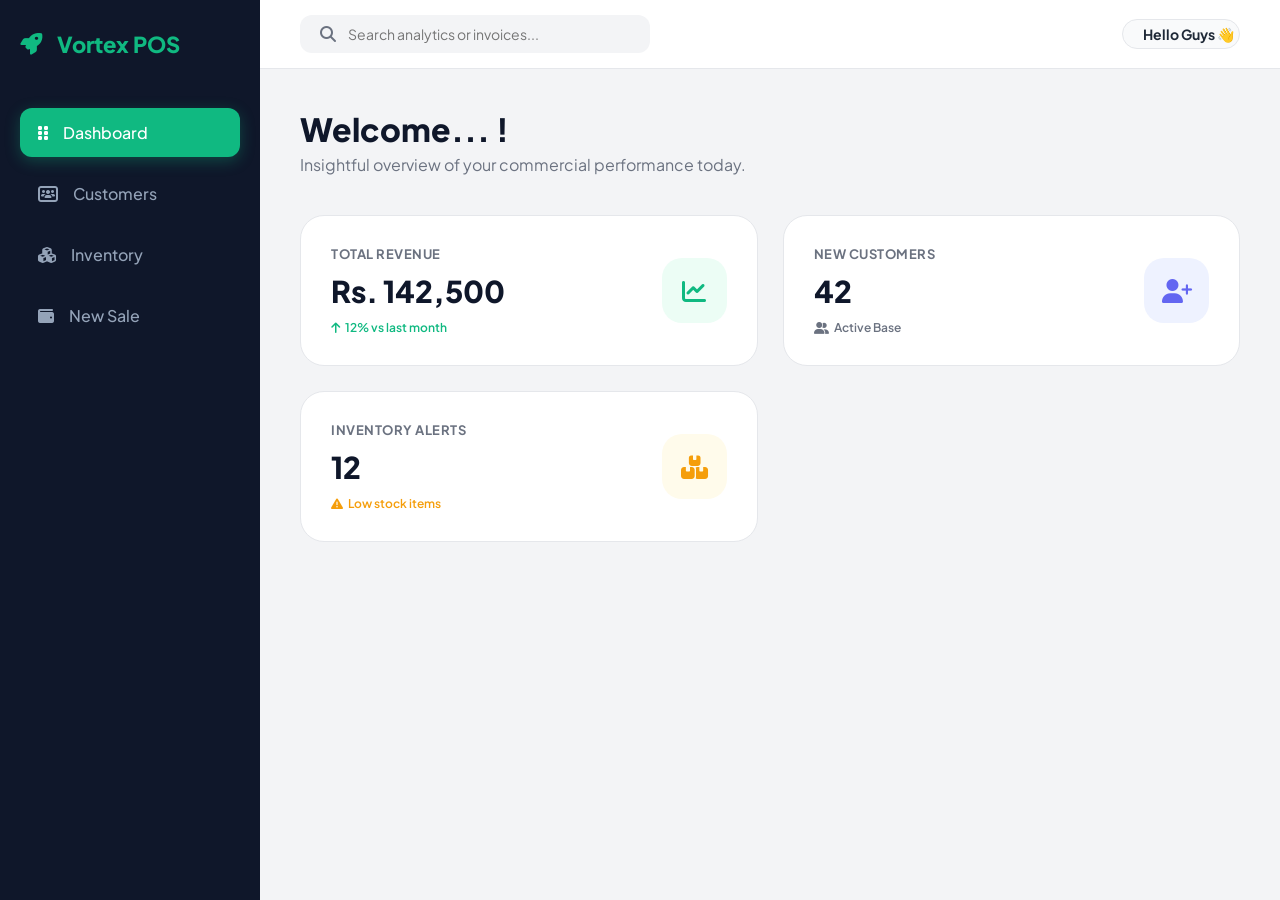
<file: Frontend/Pages/index.html>
<!doctype html>
<html lang="en">
<head>
  <meta charset="UTF-8" />
  <meta name="viewport" content="width=device-width, initial-scale=1.0" />
  <title>Vortex POS - Intelligence Dashboard</title>
  <link href="https://fonts.googleapis.com/css2?family=Plus+Jakarta+Sans:wght@300;400;600;700&display=swap" rel="stylesheet" />
  <link rel="stylesheet" href="https://cdnjs.cloudflare.com/ajax/libs/font-awesome/6.4.0/css/all.min.css" />
  <link rel="stylesheet" href="/Frontend/Styles/dashboard.css" />
</head>
<body>
<aside class="sidebar">
  <div class="brand">
    <i class="fas fa-rocket"></i><span>Vortex POS</span>
  </div>
  <nav class="nav-menu">
    <a href="index.html" class="nav-item active">
      <i class="fas fa-grip-vertical"></i> Dashboard
    </a>
    <a href="customer.html" class="nav-item">
      <i class="fas fa-users-rectangle"></i> Customers
    </a>
    <a href="item.html" class="nav-item">
      <i class="fas fa-cubes"></i> Inventory
    </a>
    <a href="order.html" class="nav-item">
      <i class="fas fa-wallet"></i> New Sale
    </a>
  </nav>
</aside>

<main class="main">
  <header>
    <div class="search-bar">
      <i class="fas fa-search"></i>
      <input type="text" placeholder="Search analytics or invoices..." />
    </div>
    <div class="profile-chip">
      <div class="profile-info">
        <span class="user-name">Hello Guys 👋</span>
      </div>
    </div>
  </header>

  <div class="container">
    <div class="welcome-section">
      <h1>Welcome... !</h1>
      <p>Insightful overview of your commercial performance today.</p>
    </div>

    <div class="stats-grid">
      <div class="stat-card">
        <div class="stat-content">
          <p class="stat-label">Total Revenue</p>
          <h2 class="stat-value">Rs. 142,500</h2>
          <span class="stat-trend up"><i class="fas fa-arrow-up"></i> 12% vs last month</span>
        </div>
        <div class="stat-icon-box bg-emerald">
          <i class="fas fa-chart-line"></i>
        </div>
      </div>

      <div class="stat-card">
        <div class="stat-content">
          <p class="stat-label">New Customers</p>
          <h2 class="stat-value">42</h2>
          <span class="stat-trend"><i class="fas fa-user-group"></i> Active Base</span>
        </div>
        <div class="stat-icon-box bg-indigo">
          <i class="fas fa-user-plus"></i>
        </div>
      </div>

      <div class="stat-card">
        <div class="stat-content">
          <p class="stat-label">Inventory Alerts</p>
          <h2 class="stat-value">12</h2>
          <span class="stat-trend down"><i class="fas fa-triangle-exclamation"></i> Low stock items</span>
        </div>
        <div class="stat-icon-box bg-amber">
          <i class="fas fa-boxes-stacked"></i>
        </div>
      </div>
    </div>
  </div>
</main>
</body>
</html>
</file>
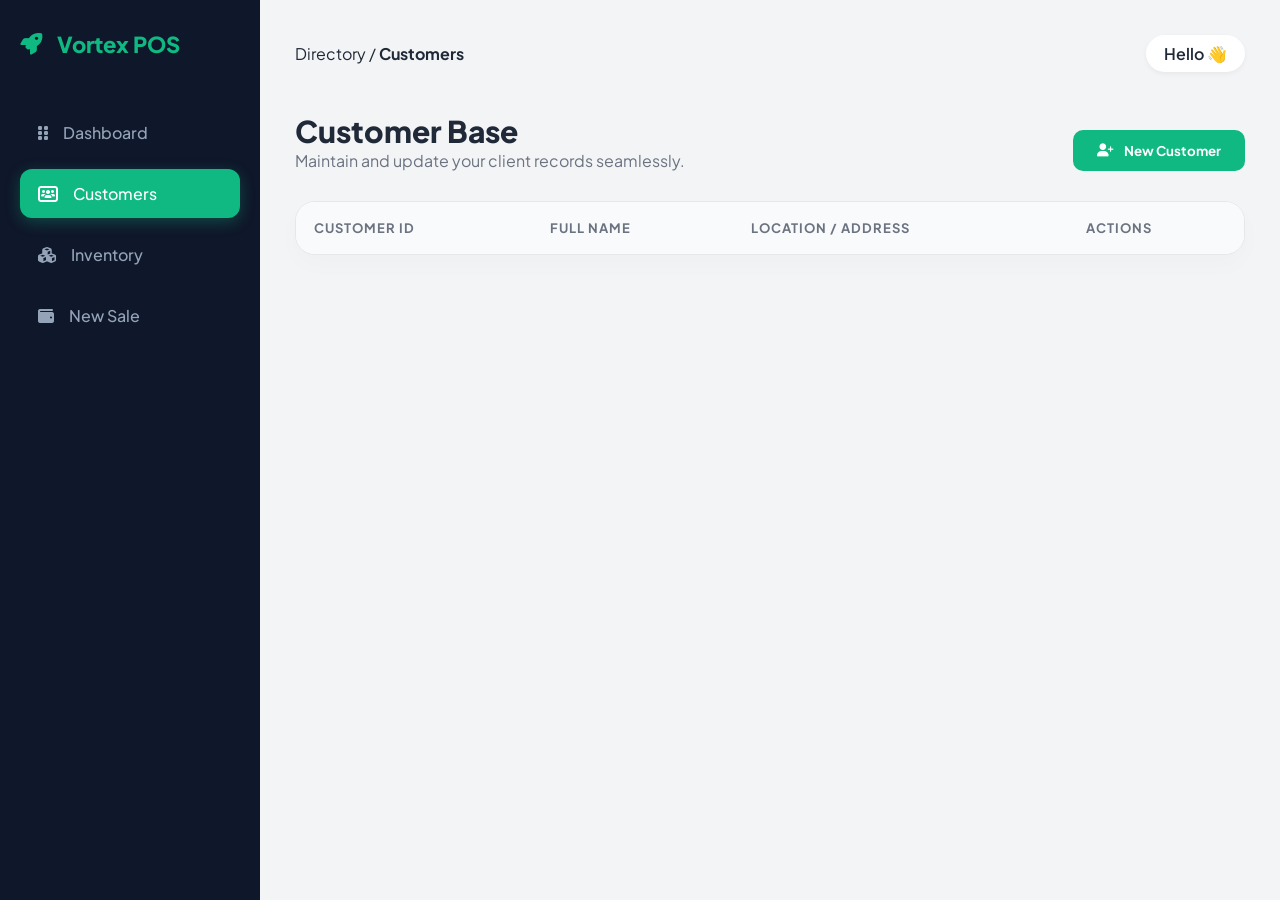
<file: Frontend/Pages/customer.html>
<!doctype html>
<html lang="en">
<head>
  <meta charset="UTF-8" />
  <meta name="viewport" content="width=device-width, initial-scale=1.0" />
  <title>Vortex POS - Customer Management</title>
  <link href="https://fonts.googleapis.com/css2?family=Plus+Jakarta+Sans:wght@300;400;600;700&display=swap" rel="stylesheet" />
  <link rel="stylesheet" href="https://cdnjs.cloudflare.com/ajax/libs/font-awesome/6.4.0/css/all.min.css" />
  <link rel="stylesheet" href="/Frontend/Styles/customer.css" />
</head>
<body>
<aside class="sidebar">
  <div class="brand">
    <i class="fas fa-rocket"></i><span>Vortex POS</span>
  </div>
  <nav class="nav-menu">
    <a href="index.html" class="nav-item">
      <i class="fas fa-grip-vertical"></i> Dashboard
    </a>
    <a href="customer.html" class="nav-item active">
      <i class="fas fa-users-rectangle"></i> Customers
    </a>
    <a href="item.html" class="nav-item">
      <i class="fas fa-cubes"></i> Inventory
    </a>
    <a href="order.html" class="nav-item">
      <i class="fas fa-wallet"></i> New Sale
    </a>
  </nav>
</aside>

<main class="main">
  <header>
    <div class="breadcrumb">
      Directory / <strong>Customers</strong>
    </div>
    <div class="user-tag">Hello 👋</div>
  </header>

  <div class="container">
    <div class="page-header">
      <div>
        <h1>Customer Base</h1>
        <p>Maintain and update your client records seamlessly.</p>
      </div>
      <button class="btn btn-primary" onclick="openModal('add')">
        <i class="fas fa-user-plus"></i> New Customer
      </button>
    </div>

    <div class="glass-card">
      <div class="table-container">
        <table>
          <thead>
          <tr>
            <th>Customer ID</th>
            <th>Full Name</th>
            <th>Location / Address</th>
            <th>Actions</th>
          </tr>
          </thead>
          <tbody id="customerTable">
          </tbody>
        </table>
      </div>
    </div>
  </div>
</main>

<div class="modal-overlay" id="modalOverlay">
  <div class="modal">
    <div class="modal-header">
      <h2 id="modalTitle">Customer Registration</h2>
      <i class="fas fa-xmark close-icon" onclick="closeModal()"></i>
    </div>
    <div class="form-body">
      <div class="form-group">
        <label>Identification Number</label>
        <input type="text" id="customer_id" placeholder="Ex: C001" />
      </div>
      <div class="form-group">
        <label>Customer Name</label>
        <input type="text" id="customer_name" placeholder="Enter name" />
      </div>
      <div class="form-group">
        <label>Residential Address</label>
        <input type="text" id="customer_address" placeholder="Enter address" />
      </div>
    </div>
    <div class="modal-footer">
      <button class="btn btn-secondary" onclick="closeModal()">Discard</button>
      <button id="actionBtn" class="btn btn-primary">Proceed & Save</button>
    </div>
  </div>
</div>

<script src="https://code.jquery.com/jquery-3.7.1.min.js"></script>
<script src="/Frontend/Script/customer.js"></script>
</body>
</html>
</file>
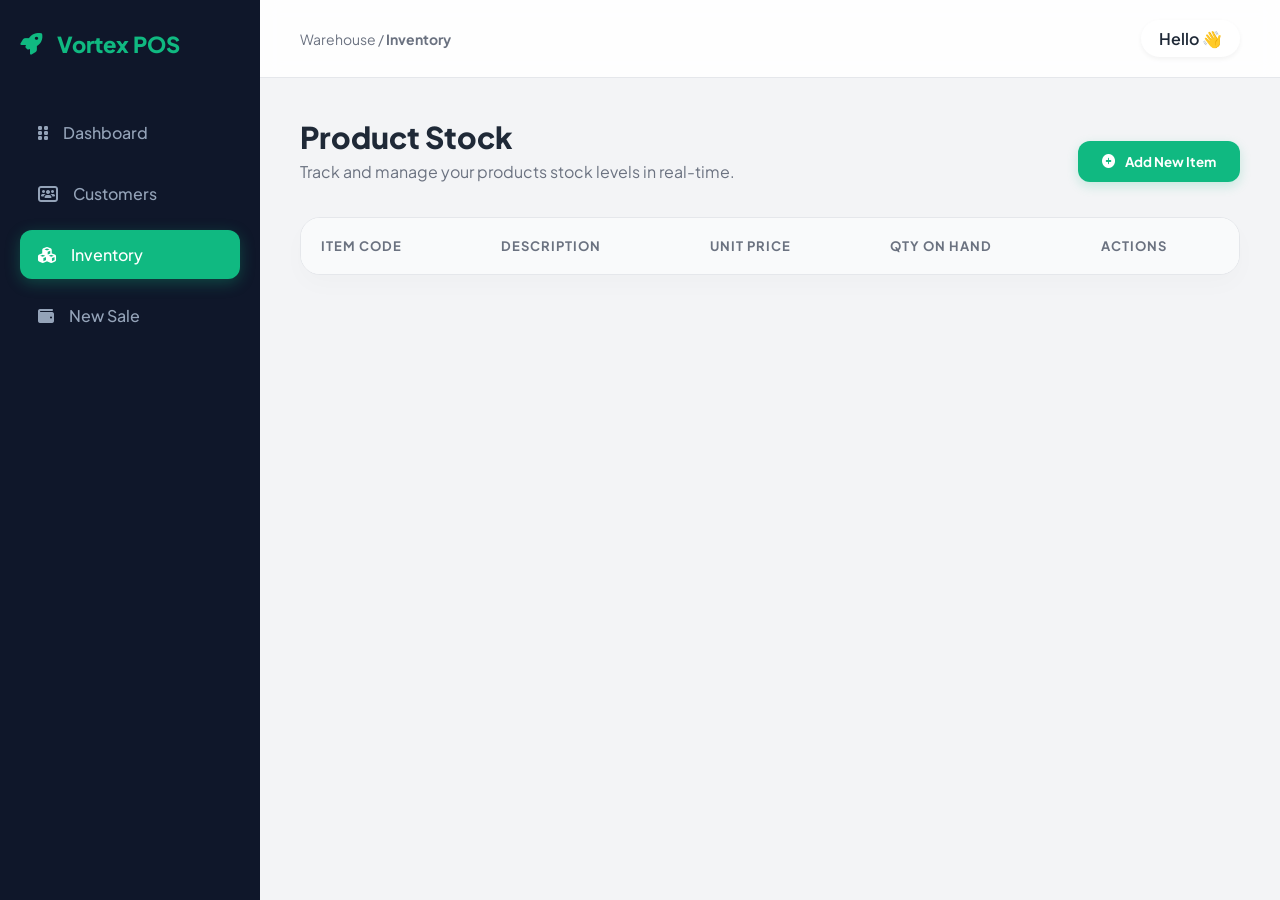
<file: Frontend/Pages/item.html>
<!doctype html>
<html lang="en">
<head>
  <meta charset="UTF-8" />
  <meta name="viewport" content="width=device-width, initial-scale=1.0" />
  <title>Vortex POS - Inventory Management</title>
  <link href="https://fonts.googleapis.com/css2?family=Plus+Jakarta+Sans:wght@300;400;600;700&display=swap" rel="stylesheet" />
  <link rel="stylesheet" href="https://cdnjs.cloudflare.com/ajax/libs/font-awesome/6.4.0/css/all.min.css" />
  <link rel="stylesheet" href="/Frontend/Styles/item.css" />
</head>
<body>
<aside class="sidebar">
  <div class="brand">
    <i class="fas fa-rocket"></i><span>Vortex POS</span>
  </div>
  <nav class="nav-menu">
    <a href="index.html" class="nav-item">
      <i class="fas fa-grip-vertical"></i> Dashboard
    </a>
    <a href="customer.html" class="nav-item">
      <i class="fas fa-users-rectangle"></i> Customers
    </a>
    <a href="item.html" class="nav-item active">
      <i class="fas fa-cubes"></i> Inventory
    </a>
    <a href="order.html" class="nav-item">
      <i class="fas fa-wallet"></i> New Sale
    </a>
  </nav>
</aside>

<main class="main">
  <header>
    <div class="breadcrumb">
      Warehouse / <strong>Inventory</strong>
    </div>
    <div class="user-tag">Hello 👋</div>
  </header>

  <div class="container">
    <div class="page-header">
      <div>
        <h1>Product Stock</h1>
        <p>Track and manage your products stock levels in real-time.</p>
      </div>
      <button class="btn btn-primary" onclick="openModal('add')">
        <i class="fas fa-plus-circle"></i> Add New Item
      </button>
    </div>

    <div class="glass-card">
      <div class="table-container">
        <table>
          <thead>
          <tr>
            <th>Item Code</th>
            <th>Description</th>
            <th>Unit Price</th>
            <th>Qty On Hand</th>
            <th>Actions</th>
          </tr>
          </thead>
          <tbody id="itemTable">
          </tbody>
        </table>
      </div>
    </div>
  </div>
</main>

<div class="modal-overlay" id="modalOverlay">
  <div class="modal">
    <div class="modal-header">
      <h2 id="modalTitle">Stock Registration</h2>
      <i class="fas fa-xmark close-icon" onclick="closeModal()"></i>
    </div>
    <div class="form-body">
      <div class="form-group">
        <label>Item Identification Code</label>
        <input type="text" id="itemCode" placeholder="e.g. I001" />
      </div>
      <div class="form-group">
        <label>Product Description</label>
        <input type="text" id="itemDescription" placeholder="Product name or details" />
      </div>
      <div class="form-group">
        <label>Unit Price (LKR)</label>
        <input type="number" id="ItemUnitPrice" placeholder="0.00" />
      </div>
      <div class="form-group">
        <label>Quantity On Hand</label>
        <input type="number" id="itemQty" placeholder="0" />
      </div>
    </div>
    <div class="modal-footer">
      <button class="btn btn-secondary" onclick="closeModal()">Cancel Action</button>
      <button id="actionBtn" class="btn btn-primary">Save to Inventory</button>
    </div>
  </div>
</div>

<script src="https://code.jquery.com/jquery-3.7.1.min.js"></script>
<script src="/Frontend/Script/item.js"></script>
</body>
</html>
</file>
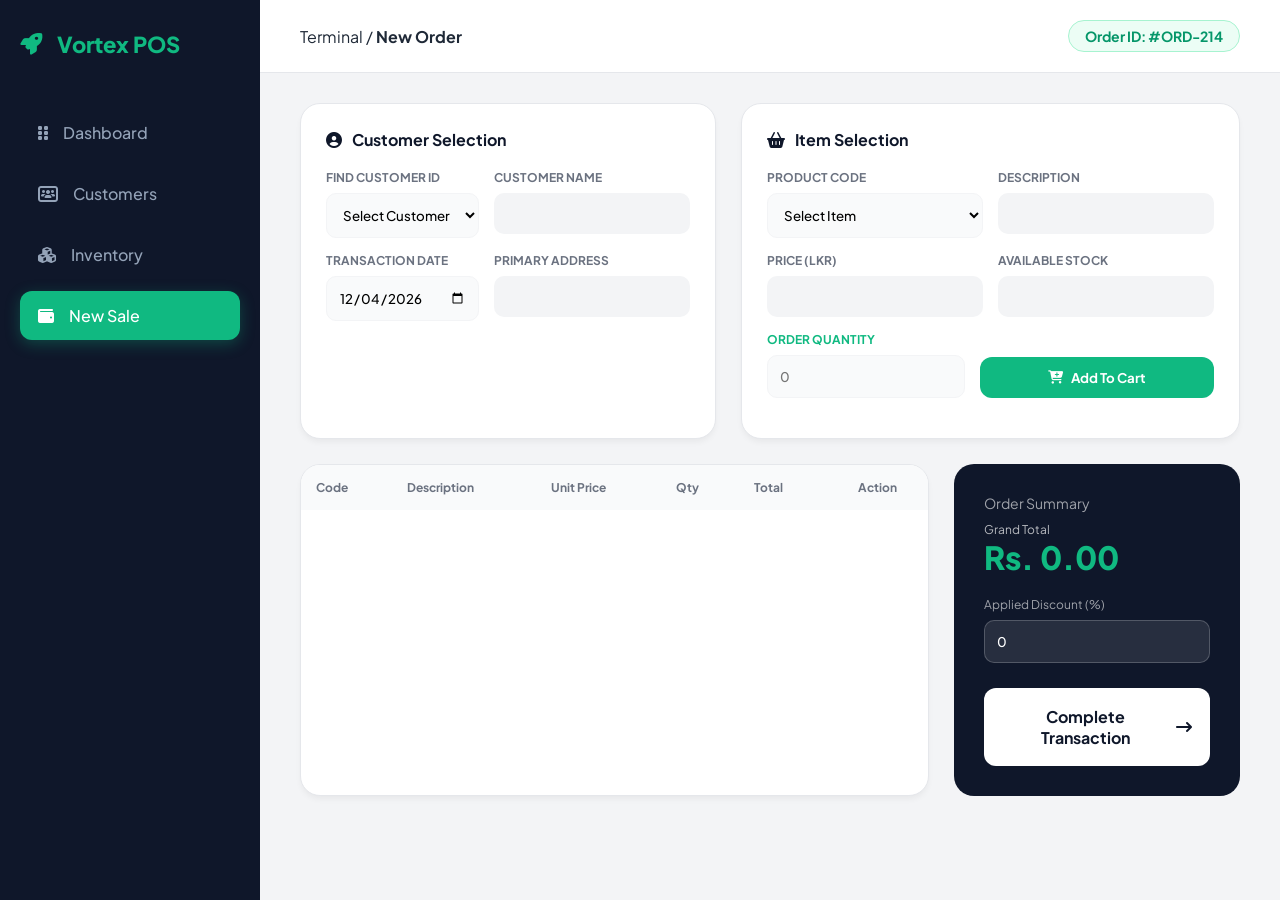
<file: Frontend/Pages/order.html>
<!DOCTYPE html>
<html lang="en">
<head>
  <meta charset="UTF-8" />
  <meta name="viewport" content="width=device-width, initial-scale=1.0" />
  <title>Vortex POS - Point of Sale</title>
  <link href="https://fonts.googleapis.com/css2?family=Plus+Jakarta+Sans:wght@300;400;600;700&display=swap" rel="stylesheet" />
  <link rel="stylesheet" href="https://cdnjs.cloudflare.com/ajax/libs/font-awesome/6.4.0/css/all.min.css" />
  <link rel="stylesheet" href="/Frontend/Styles/order.css" />
</head>
<body>
<aside class="sidebar">
  <div class="brand">
    <i class="fas fa-rocket"></i><span>Vortex POS</span>
  </div>
  <nav class="nav-menu">
    <a href="index.html" class="nav-item">
      <i class="fas fa-grip-vertical"></i> Dashboard
    </a>
    <a href="customer.html" class="nav-item">
      <i class="fas fa-users-rectangle"></i> Customers
    </a>
    <a href="item.html" class="nav-item">
      <i class="fas fa-cubes"></i> Inventory
    </a>
    <a href="order.html" class="nav-item active">
      <i class="fas fa-wallet"></i> New Sale
    </a>
  </nav>
</aside>

<main class="main">
  <header>
    <div class="breadcrumb">Terminal / <strong>New Order</strong></div>
    <div class="order-id-badge">
      Order ID: <span id="orderIdDisplay">#ORD-000</span>
    </div>
  </header>

  <div class="container">
    <div class="order-grid">
      <div class="glass-card">
        <h3 class="card-title"><i class="fas fa-user-circle"></i> Customer Selection</h3>
        <div class="form-row">
          <div class="form-group">
            <label>Find Customer ID</label>
            <select id="selectCustomer">
              <option value="">Select Customer</option>
            </select>
          </div>
          <div class="form-group">
            <label>Customer Name</label>
            <input type="text" id="custName" readonly class="readonly-input" />
          </div>
        </div>
        <div class="form-row">
          <div class="form-group">
            <label>Transaction Date</label>
            <input type="date" id="orderDate" />
          </div>
          <div class="form-group">
            <label>Primary Address</label>
            <input type="text" id="custAddress" readonly class="readonly-input" />
          </div>
        </div>
      </div>

      <div class="glass-card">
        <h3 class="card-title"><i class="fas fa-shopping-basket"></i> Item Selection</h3>
        <div class="form-row">
          <div class="form-group">
            <label>Product Code</label>
            <select id="selectItem">
              <option value="">Select Item</option>
            </select>
          </div>
          <div class="form-group">
            <label>Description</label>
            <input type="text" id="itemDesc" readonly class="readonly-input" />
          </div>
        </div>
        <div class="form-row">
          <div class="form-group">
            <label>Price (LKR)</label>
            <input type="text" id="itemPrice" readonly class="readonly-input price-text" />
          </div>
          <div class="form-group">
            <label>Available Stock</label>
            <input type="text" id="qtyOnHand" readonly class="readonly-input stock-badge" />
          </div>
        </div>
        <div class="form-row align-end">
          <div class="form-group">
            <label class="highlight-label">Order Quantity</label>
            <input type="number" id="orderQty" placeholder="0" class="qty-input" />
          </div>
          <button class="btn btn-add">
            <i class="fas fa-cart-plus"></i> Add To Cart
          </button>
        </div>
      </div>
    </div>

    <div class="order-grid-bottom">
      <div class="glass-card table-card">
        <div class="table-container">
          <table>
            <thead>
            <tr>
              <th>Code</th>
              <th>Description</th>
              <th>Unit Price</th>
              <th>Qty</th>
              <th>Total</th>
              <th style="text-align: center;">Action</th>
            </tr>
            </thead>
            <tbody id="orderTableBody">
            </tbody>
          </table>
        </div>
      </div>

      <div class="summary-card">
        <div class="summary-header">Order Summary</div>
        <div class="total-section">
          <span class="total-label">Grand Total</span>
          <span class="total-value" id="grandTotal">Rs. 0.00</span>
        </div>
        <div class="discount-section">
          <label>Applied Discount (%)</label>
          <input type="number" id="discount" value="0" />
        </div>
        <button class="btn btn-place-order">
          Complete Transaction <i class="fas fa-arrow-right-long"></i>
        </button>
      </div>
    </div>
  </div>
</main>

<script src="https://code.jquery.com/jquery-3.7.1.min.js"></script>
<script src="/Frontend/Script/order.js"></script>
</body>
</html>
</file>
<file: Frontend/Styles/dashboard.css>
:root {
  --primary: #10b981;
  --primary-dark: #059669;
  --sidebar-dark: #0f172a;
  --bg-light: #f3f4f6;
  --text-main: #1f2937;
  --text-muted: #6b7280;
  --white: #ffffff;
  --border-color: #e5e7eb;
}

* {
  margin: 0;
  padding: 0;
  box-sizing: border-box;
  font-family: 'Plus Jakarta Sans', sans-serif;
}

body {
  background-color: var(--bg-light);
  color: var(--text-main);
  display: flex;
  overflow-x: hidden;
}

/* Sidebar Transformation */
.sidebar {
  width: 260px;
  background: var(--sidebar-dark);
  height: 100vh;
  padding: 30px 20px;
  position: fixed;
  color: white;
}

.brand {
  display: flex;
  align-items: center;
  gap: 15px;
  font-size: 22px;
  font-weight: 800;
  margin-bottom: 50px;
  color: var(--primary);
}

.nav-menu {
  display: flex;
  flex-direction: column;
  gap: 12px;
}

.nav-item {
  text-decoration: none;
  color: #94a3b8;
  padding: 14px 18px;
  border-radius: 12px;
  display: flex;
  align-items: center;
  gap: 15px;
  transition: 0.3s;
  font-weight: 500;
}

.nav-item:hover, .nav-item.active {
  background: rgba(16, 185, 129, 0.15);
  color: var(--primary);
}

.nav-item.active {
  background: var(--primary);
  color: white;
  box-shadow: 0 4px 15px rgba(16, 185, 129, 0.3);
}

/* Main Layout */
.main {
  margin-left: 260px;
  width: calc(100% - 260px);
  min-height: 100vh;
}

header {
  padding: 15px 40px;
  background: var(--white);
  display: flex;
  justify-content: space-between;
  align-items: center;
  border-bottom: 1px solid var(--border-color);
  position: sticky;
  top: 0;
  z-index: 100;
}

.search-bar {
  background: #f3f4f6;
  padding: 10px 20px;
  border-radius: 12px;
  width: 350px;
  display: flex;
  align-items: center;
  gap: 12px;
}

.search-bar i { color: var(--text-muted); }
.search-bar input {
  background: transparent;
  border: none;
  outline: none;
  width: 100%;
  font-size: 14px;
}

.profile-chip {
  display: flex;
  align-items: center;
  gap: 15px;
  padding: 5px 5px 5px 20px;
  border-radius: 50px;
  background: #f9fafb;
  border: 1px solid var(--border-color);
}

.profile-info { text-align: right; }
.user-name { display: block; font-weight: 700; font-size: 14px; }
.user-role { display: block; font-size: 11px; color: var(--text-muted); }
.profile-chip img { width: 35px; height: 35px; border-radius: 50%; }

/* Container & Welcome */
.container { padding: 40px; }
.welcome-section { margin-bottom: 40px; }
.welcome-section h1 { font-size: 32px; font-weight: 800; color: var(--sidebar-dark); }
.welcome-section p { color: var(--text-muted); margin-top: 5px; }

/* Stats Cards */
.stats-grid {
  display: grid;
  grid-template-columns: repeat(auto-fit, minmax(320px, 1fr));
  gap: 25px;
}

.stat-card {
  background: var(--white);
  padding: 30px;
  border-radius: 24px;
  border: 1px solid var(--border-color);
  display: flex;
  justify-content: space-between;
  align-items: center;
  transition: 0.3s cubic-bezier(0.4, 0, 0.2, 1);
}

.stat-card:hover {
  transform: translateY(-10px);
  box-shadow: 0 20px 25px -5px rgba(0, 0, 0, 0.05);
}

.stat-label { font-size: 13px; font-weight: 700; color: var(--text-muted); text-transform: uppercase; letter-spacing: 0.5px; }
.stat-value { font-size: 30px; font-weight: 800; margin: 10px 0; color: var(--sidebar-dark); }
.stat-trend { font-size: 12px; font-weight: 600; color: var(--text-muted); display: flex; align-items: center; gap: 5px; }
.stat-trend.up { color: var(--primary); }
.stat-trend.down { color: #f59e0b; }

.stat-icon-box {
  width: 65px;
  height: 65px;
  border-radius: 20px;
  display: flex;
  align-items: center;
  justify-content: center;
  font-size: 24px;
}

.bg-emerald { background: #ecfdf5; color: var(--primary); }
.bg-indigo { background: #eef2ff; color: #6366f1; }
.bg-amber { background: #fffbeb; color: #f59e0b; }
</file>
<file: Frontend/Styles/customer.css>
:root {
  --primary: #10b981; /* Emerald Green */
  --primary-dark: #059669;
  --sidebar-dark: #0f172a;
  --bg-light: #f3f4f6;
  --text-main: #1f2937;
  --text-muted: #6b7280;
  --white: #ffffff;
  --border-color: #e5e7eb;
}

* {
  margin: 0;
  padding: 0;
  box-sizing: border-box;
  font-family: 'Plus Jakarta Sans', sans-serif;
}

body {
  background-color: var(--bg-light);
  color: var(--text-main);
  display: flex;
}

/* Sidebar Styling */
.sidebar {
  width: 260px;
  background: var(--sidebar-dark);
  height: 100vh;
  padding: 30px 20px;
  position: fixed;
  color: white;
}

.brand {
  display: flex;
  align-items: center;
  gap: 15px;
  font-size: 22px;
  font-weight: 800;
  margin-bottom: 50px;
  color: var(--primary);
}

.nav-menu {
  display: flex;
  flex-direction: column;
  gap: 12px;
}

.nav-item {
  text-decoration: none;
  color: #94a3b8;
  padding: 14px 18px;
  border-radius: 12px;
  display: flex;
  align-items: center;
  gap: 15px;
  transition: all 0.3s ease;
  font-weight: 500;
}

.nav-item:hover, .nav-item.active {
  background: rgba(16, 185, 129, 0.15);
  color: var(--primary);
}

.nav-item.active {
  background: var(--primary);
  color: white;
  box-shadow: 0 4px 15px rgba(16, 185, 129, 0.3);
}

/* Main Content Area */
.main {
  margin-left: 260px;
  width: calc(100% - 260px);
  padding: 35px;
}

header {
  display: flex;
  justify-content: space-between;
  align-items: center;
  margin-bottom: 40px;
}

.user-tag {
  background: white;
  padding: 8px 18px;
  border-radius: 30px;
  font-weight: 600;
  box-shadow: 0 2px 5px rgba(0,0,0,0.05);
}

.page-header {
  display: flex;
  justify-content: space-between;
  align-items: flex-end;
  margin-bottom: 30px;
}

.page-header h1 { font-size: 30px; font-weight: 800; }
.page-header p { color: var(--text-muted); }

/* Table Section */
.glass-card {
  background: white;
  border-radius: 20px;
  box-shadow: 0 10px 25px rgba(0,0,0,0.02);
  border: 1px solid var(--border-color);
  overflow: hidden;
}

table {
  width: 100%;
  border-collapse: collapse;
}

th {
  background: #f9fafb;
  padding: 18px;
  text-align: left;
  font-size: 13px;
  text-transform: uppercase;
  letter-spacing: 1px;
  color: var(--text-muted);
}

td {
  padding: 20px 18px;
  border-bottom: 1px solid var(--border-color);
}

/* Buttons */
.btn {
  padding: 12px 24px;
  border-radius: 10px;
  border: none;
  cursor: pointer;
  font-weight: 700;
  display: flex;
  align-items: center;
  gap: 10px;
  transition: 0.3s;
}

.btn-primary { background: var(--primary); color: white; }
.btn-primary:hover { background: var(--primary-dark); transform: translateY(-2px); }

.btn-secondary { background: #f3f4f6; color: var(--text-main); }

/* Modal */
.modal-overlay {
  position: fixed;
  inset: 0;
  background: rgba(0,0,0,0.4);
  backdrop-filter: blur(5px);
  display: none;
  place-items: center;
  z-index: 1000;
}

.modal {
  background: white;
  width: 500px;
  padding: 40px;
  border-radius: 24px;
}

.modal-header { display: flex; justify-content: space-between; margin-bottom: 30px; }
.close-icon { cursor: pointer; color: var(--text-muted); font-size: 20px; }

.form-group { margin-bottom: 20px; }
.form-group label { display: block; margin-bottom: 8px; font-weight: 600; font-size: 14px; }
.form-group input {
  width: 100%;
  padding: 14px;
  border: 2px solid #f3f4f6;
  border-radius: 12px;
  outline: none;
  transition: 0.3s;
}

.form-group input:focus { border-color: var(--primary); }

.modal-footer { display: flex; gap: 15px; margin-top: 30px; }
</file>
<file: Frontend/Styles/item.css>
:root {
  --primary: #10b981; /* Emerald Green */
  --primary-dark: #059669;
  --sidebar-dark: #0f172a;
  --bg-light: #f3f4f6;
  --text-main: #1f2937;
  --text-muted: #6b7280;
  --white: #ffffff;
  --border-color: #e5e7eb;
}

* {
  margin: 0;
  padding: 0;
  box-sizing: border-box;
  font-family: 'Plus Jakarta Sans', sans-serif;
}

body {
  background-color: var(--bg-light);
  color: var(--text-main);
  display: flex;
  min-height: 100vh;
}

/* Sidebar Styling - Matching Vortex Theme */
.sidebar {
  width: 260px;
  background: var(--sidebar-dark);
  height: 100vh;
  padding: 30px 20px;
  position: fixed;
  color: white;
}

.brand {
  display: flex;
  align-items: center;
  gap: 15px;
  font-size: 22px;
  font-weight: 800;
  margin-bottom: 50px;
  color: var(--primary);
}

.nav-menu {
  display: flex;
  flex-direction: column;
  gap: 12px;
}

.nav-item {
  text-decoration: none;
  color: #94a3b8;
  padding: 14px 18px;
  border-radius: 12px;
  display: flex;
  align-items: center;
  gap: 15px;
  transition: all 0.3s ease;
  font-weight: 500;
}

.nav-item:hover, .nav-item.active {
  background: rgba(16, 185, 129, 0.15);
  color: var(--primary);
}

.nav-item.active {
  background: var(--primary);
  color: white;
  box-shadow: 0 4px 15px rgba(16, 185, 129, 0.3);
}

/* Main Content Area */
.main {
  margin-left: 260px;
  width: calc(100% - 260px);
  padding: 0;
}

header {
  padding: 20px 40px;
  background: rgba(255, 255, 255, 0.9);
  backdrop-filter: blur(10px);
  display: flex;
  justify-content: space-between;
  align-items: center;
  position: sticky;
  top: 0;
  z-index: 100;
  border-bottom: 1px solid var(--border-color);
}

.breadcrumb { font-size: 14px; color: var(--text-muted); }
.user-tag { background: white; padding: 8px 18px; border-radius: 30px; font-weight: 600; box-shadow: 0 2px 5px rgba(0,0,0,0.05); }

.container { padding: 40px; }

.page-header {
  display: flex;
  justify-content: space-between;
  align-items: flex-end;
  margin-bottom: 35px;
}

.page-header h1 { font-size: 30px; font-weight: 800; }
.page-header p { color: var(--text-muted); margin-top: 5px; }

/* Table Design */
.glass-card {
  background: white;
  border-radius: 20px;
  box-shadow: 0 10px 25px rgba(0,0,0,0.02);
  border: 1px solid var(--border-color);
  overflow: hidden;
}

table { width: 100%; border-collapse: collapse; }

th {
  background: #f9fafb;
  padding: 20px;
  text-align: left;
  font-size: 13px;
  text-transform: uppercase;
  letter-spacing: 1px;
  color: var(--text-muted);
}

td { padding: 20px; border-bottom: 1px solid var(--border-color); font-size: 15px; }

/* Buttons */
.btn {
  padding: 12px 24px;
  border-radius: 12px;
  border: none;
  font-weight: 700;
  cursor: pointer;
  display: flex;
  align-items: center;
  gap: 10px;
  transition: 0.3s;
}

.btn-primary { background: var(--primary); color: white; box-shadow: 0 4px 12px rgba(16, 185, 129, 0.2); }
.btn-primary:hover { background: var(--primary-dark); transform: translateY(-2px); }

.btn-secondary { background: #f3f4f6; color: var(--text-main); }

/* Modal */
.modal-overlay {
  position: fixed;
  inset: 0;
  background: rgba(15, 23, 42, 0.4);
  backdrop-filter: blur(6px);
  display: none;
  place-items: center;
  z-index: 1000;
}

.modal {
  background: white;
  width: 480px;
  padding: 40px;
  border-radius: 24px;
  box-shadow: 0 25px 50px -12px rgba(0, 0, 0, 0.15);
}

.modal-header { display: flex; justify-content: space-between; align-items: center; margin-bottom: 30px; }
.close-icon { cursor: pointer; color: var(--text-muted); font-size: 20px; }

.form-group { margin-bottom: 22px; }
.form-group label { display: block; margin-bottom: 8px; font-weight: 600; font-size: 14px; color: var(--text-main); }
.form-group input {
  width: 100%;
  padding: 14px;
  border: 2px solid #f3f4f6;
  border-radius: 12px;
  outline: none;
  transition: 0.3s;
  background: #f9fafb;
}

.form-group input:focus { border-color: var(--primary); background: white; box-shadow: 0 0 0 4px rgba(16, 185, 129, 0.1); }

.modal-footer { display: flex; gap: 12px; margin-top: 35px; }
</file>
<file: Frontend/Styles/order.css>
:root {
    --primary: #10b981; /* Emerald Green */
    --primary-dark: #059669;
    --sidebar-dark: #0f172a;
    --bg-light: #f3f4f6;
    --text-main: #1f2937;
    --text-muted: #6b7280;
    --white: #ffffff;
    --border-color: #e5e7eb;
}

* {
    margin: 0;
    padding: 0;
    box-sizing: border-box;
    font-family: 'Plus Jakarta Sans', sans-serif;
}

body {
    background-color: var(--bg-light);
    color: var(--text-main);
    display: flex;
}

/* Sidebar - Global Theme */
.sidebar {
    width: 260px;
    background: var(--sidebar-dark);
    height: 100vh;
    padding: 30px 20px;
    position: fixed;
    color: white;
}

.brand {
    display: flex;
    align-items: center;
    gap: 15px;
    font-size: 22px;
    font-weight: 800;
    margin-bottom: 50px;
    color: var(--primary);
}

.nav-menu {
    display: flex;
    flex-direction: column;
    gap: 12px;
}

.nav-item {
    text-decoration: none;
    color: #94a3b8;
    padding: 14px 18px;
    border-radius: 12px;
    display: flex;
    align-items: center;
    gap: 15px;
    transition: 0.3s;
    font-weight: 500;
}

.nav-item:hover, .nav-item.active {
    background: rgba(16, 185, 129, 0.15);
    color: var(--primary);
}

.nav-item.active {
    background: var(--primary);
    color: white;
    box-shadow: 0 4px 15px rgba(16, 185, 129, 0.3);
}

/* Main Area */
.main {
    margin-left: 260px;
    width: calc(100% - 260px);
    padding: 0;
}

header {
    padding: 20px 40px;
    background: var(--white);
    display: flex;
    justify-content: space-between;
    align-items: center;
    border-bottom: 1px solid var(--border-color);
}

.order-id-badge {
    background: #ecfdf5;
    color: var(--primary-dark);
    padding: 6px 16px;
    border-radius: 20px;
    font-weight: 700;
    font-size: 14px;
    border: 1px solid #a7f3d0;
}

.container { padding: 30px 40px; }

/* Grid Layouts */
.order-grid {
    display: grid;
    grid-template-columns: 1fr 1.2fr;
    gap: 25px;
    margin-bottom: 25px;
}

.order-grid-bottom {
    display: grid;
    grid-template-columns: 2.2fr 1fr;
    gap: 25px;
}

/* Glass Cards */
.glass-card {
    background: var(--white);
    border-radius: 20px;
    padding: 25px;
    border: 1px solid var(--border-color);
    box-shadow: 0 4px 6px -1px rgba(0,0,0,0.05);
}

.card-title {
    font-size: 16px;
    margin-bottom: 20px;
    display: flex;
    align-items: center;
    gap: 10px;
    color: var(--sidebar-dark);
}

.form-row {
    display: flex;
    gap: 15px;
    margin-bottom: 15px;
}

.form-group { flex: 1; display: flex; flex-direction: column; gap: 8px; }

.form-group label {
    font-size: 12px;
    font-weight: 700;
    color: var(--text-muted);
    text-transform: uppercase;
}

/* Inputs */
input, select {
    padding: 12px;
    border: 1.5px solid #f3f4f6;
    border-radius: 10px;
    background: #f9fafb;
    outline: none;
    transition: 0.3s;
    font-weight: 500;
}

input:focus { border-color: var(--primary); background: white; }

.readonly-input { background: #f3f4f6; cursor: not-allowed; border: none; }

.price-text { color: var(--primary-dark); font-weight: 700; }
.stock-badge { color: #f59e0b; font-weight: 800; }

.highlight-label { color: var(--primary) !important; }

/* Table */
.table-card { padding: 0; overflow: hidden; }
table { width: 100%; border-collapse: collapse; }
th { background: #f9fafb; padding: 15px; text-align: left; font-size: 12px; color: var(--text-muted); }
td { padding: 15px; border-bottom: 1px solid #f1f5f9; font-size: 14px; }

/* Summary Card */
.summary-card {
    background: var(--sidebar-dark);
    border-radius: 20px;
    padding: 30px;
    color: white;
    display: flex;
    flex-direction: column;
}

.summary-header { font-size: 14px; opacity: 0.6; margin-bottom: 10px; }
.total-section { margin-bottom: 20px; }
.total-label { display: block; font-size: 12px; opacity: 0.7; }
.total-value { font-size: 32px; font-weight: 800; color: var(--primary); }

.discount-section label { font-size: 12px; opacity: 0.6; display: block; margin-bottom: 8px; }
.discount-section input {
    width: 100%;
    background: rgba(255,255,255,0.1);
    border: 1px solid rgba(255,255,255,0.2);
    color: white;
    margin-bottom: 25px;
}

/* Buttons */
.btn {
    padding: 12px 20px;
    border-radius: 12px;
    border: none;
    font-weight: 700;
    cursor: pointer;
    transition: 0.3s;
    display: flex;
    align-items: center;
    justify-content: center;
    gap: 8px;
}

.btn-add { background: var(--primary); color: white; width: 100%; }
.btn-add:hover { background: var(--primary-dark); transform: scale(1.02); }

.btn-place-order { background: var(--white); color: var(--sidebar-dark); padding: 18px; font-size: 16px; }
.btn-place-order:hover { background: var(--primary); color: white; }

.icon-btn { border: none; background: transparent; cursor: pointer; color: #ef4444; font-size: 16px; }

.align-end { align-items: flex-end; }
</file>
